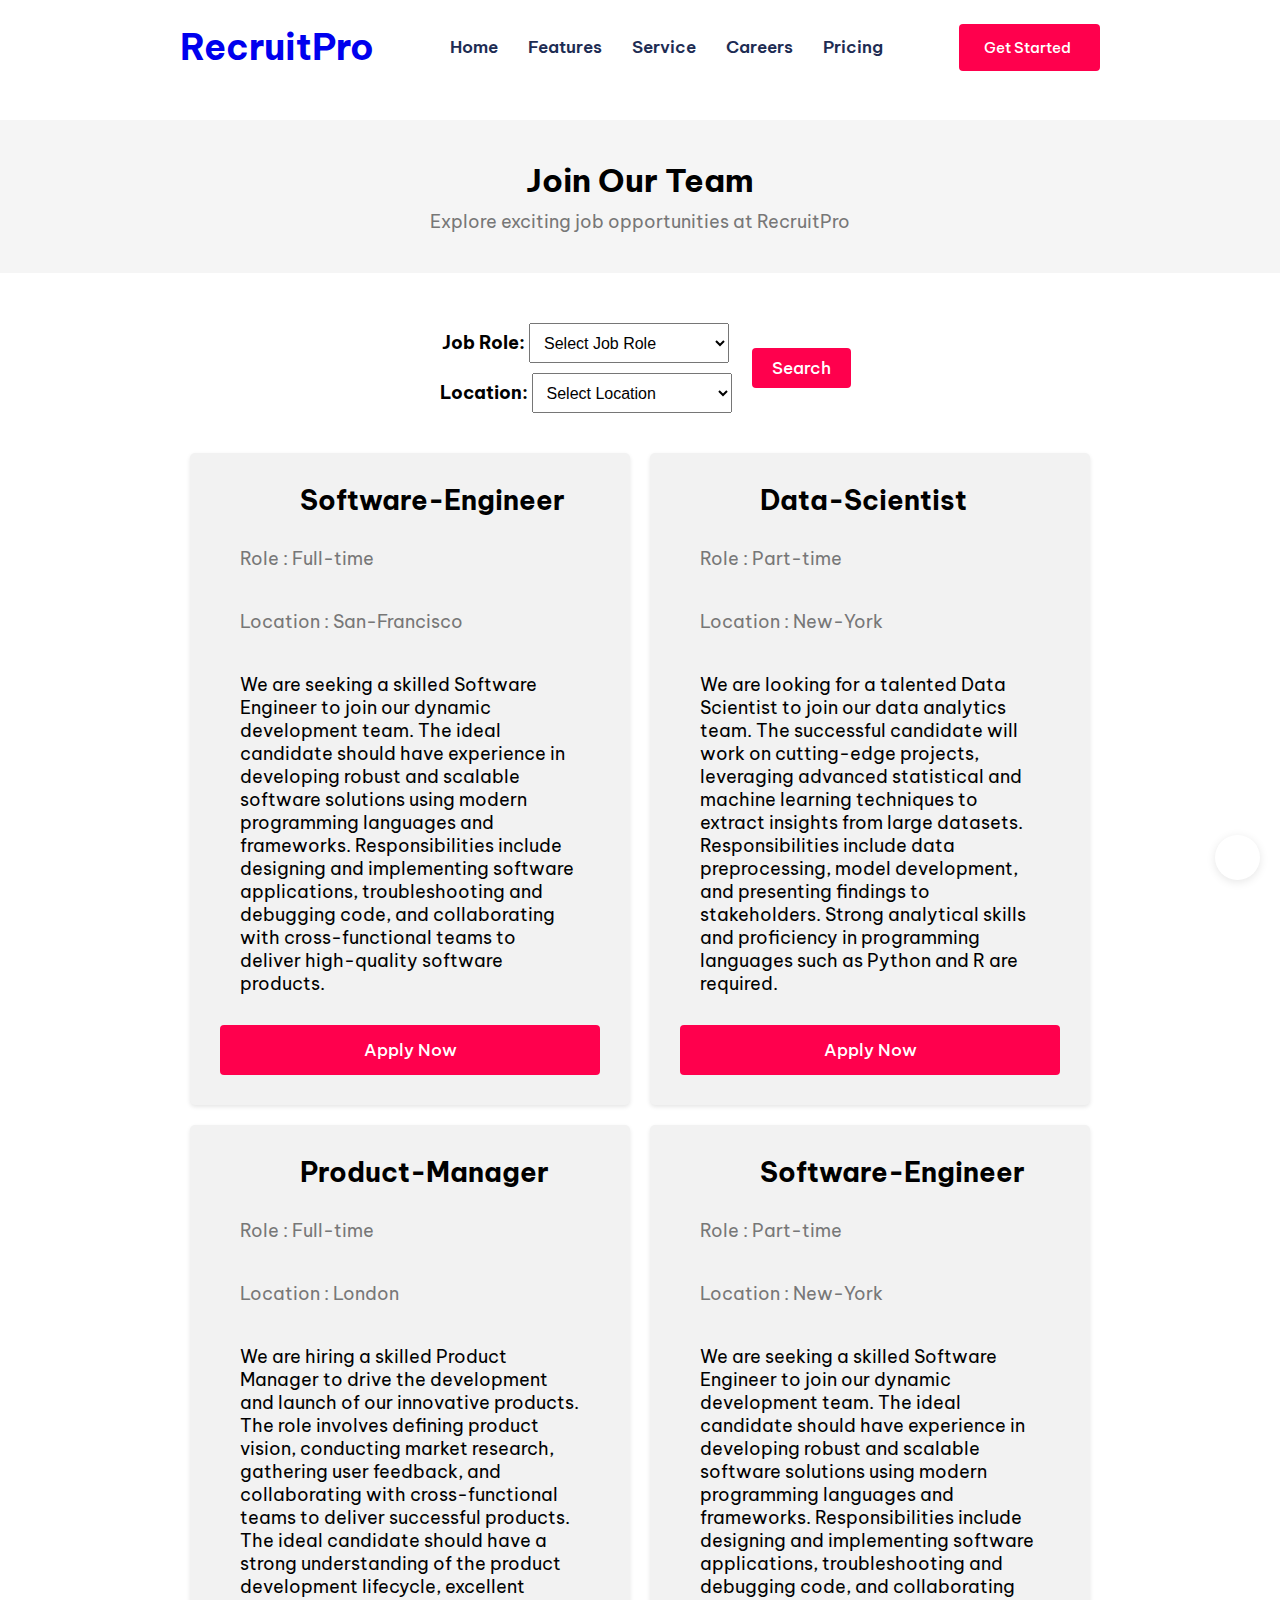
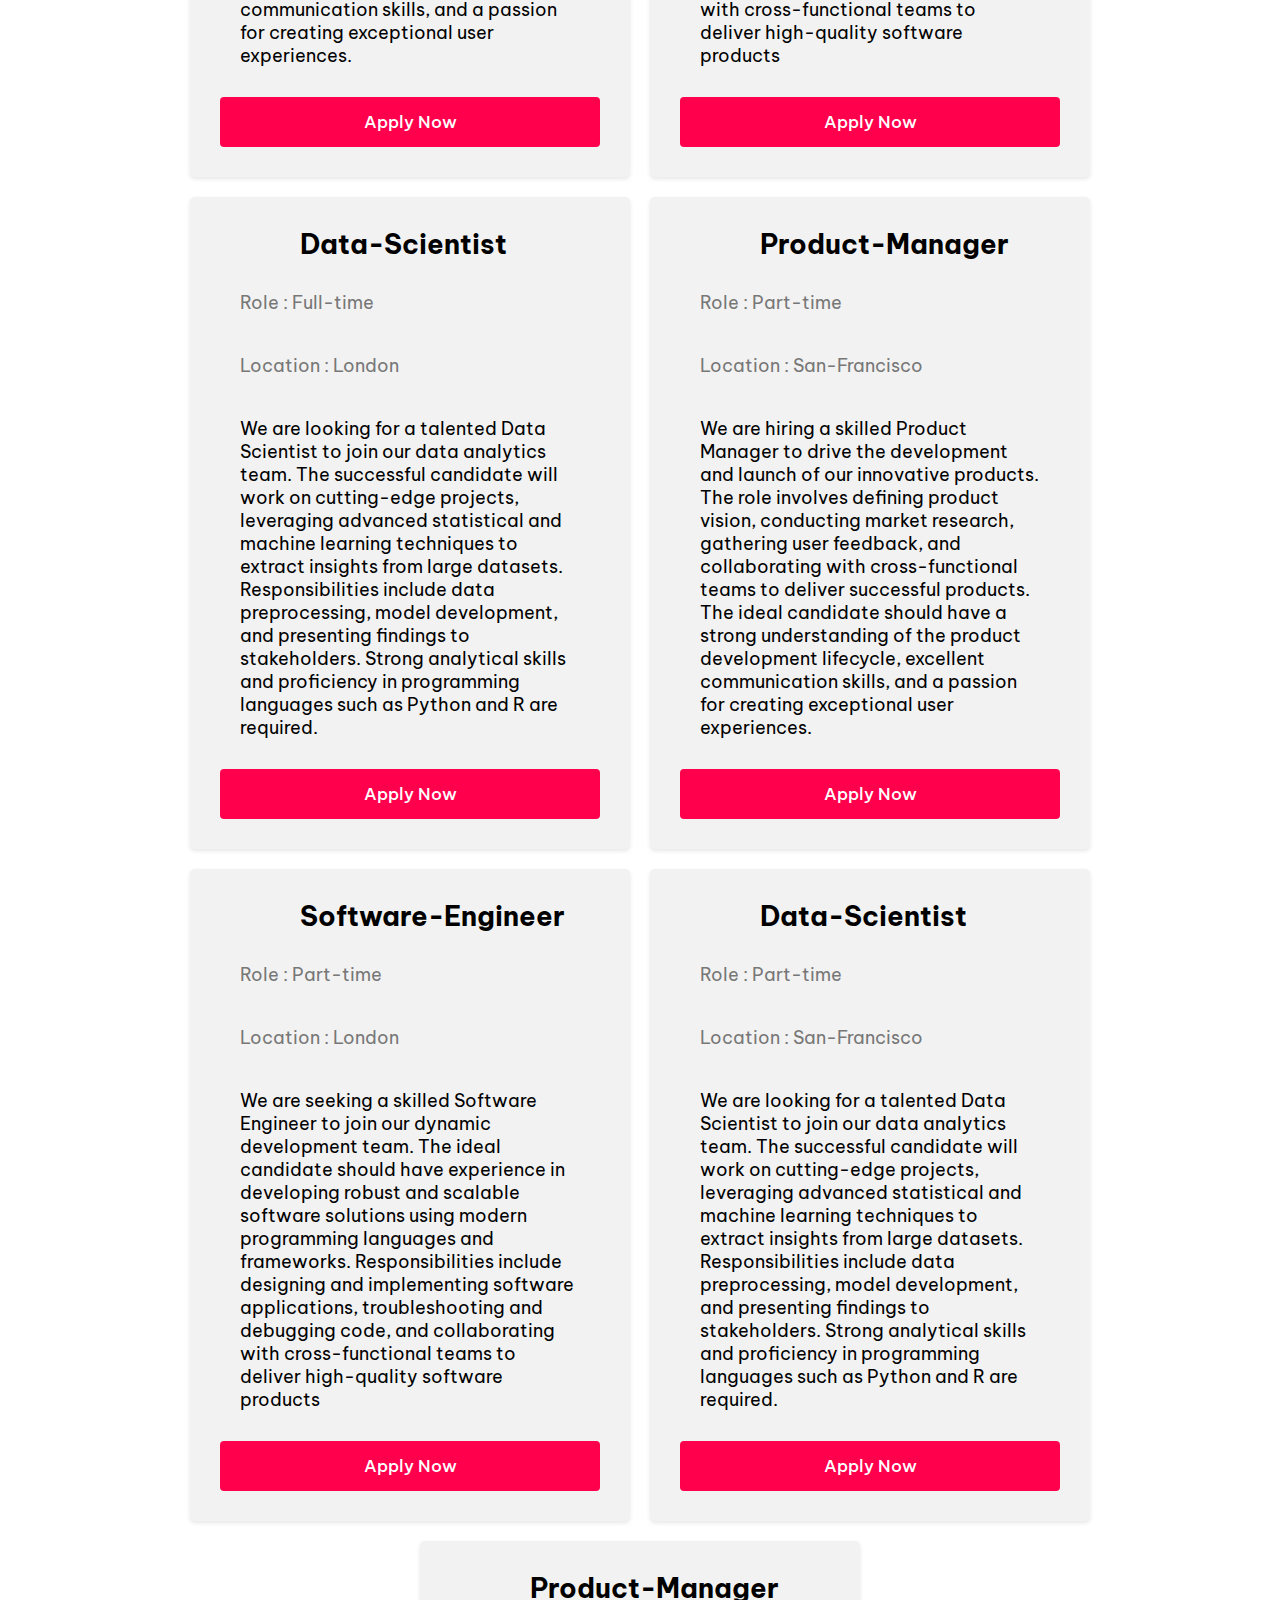
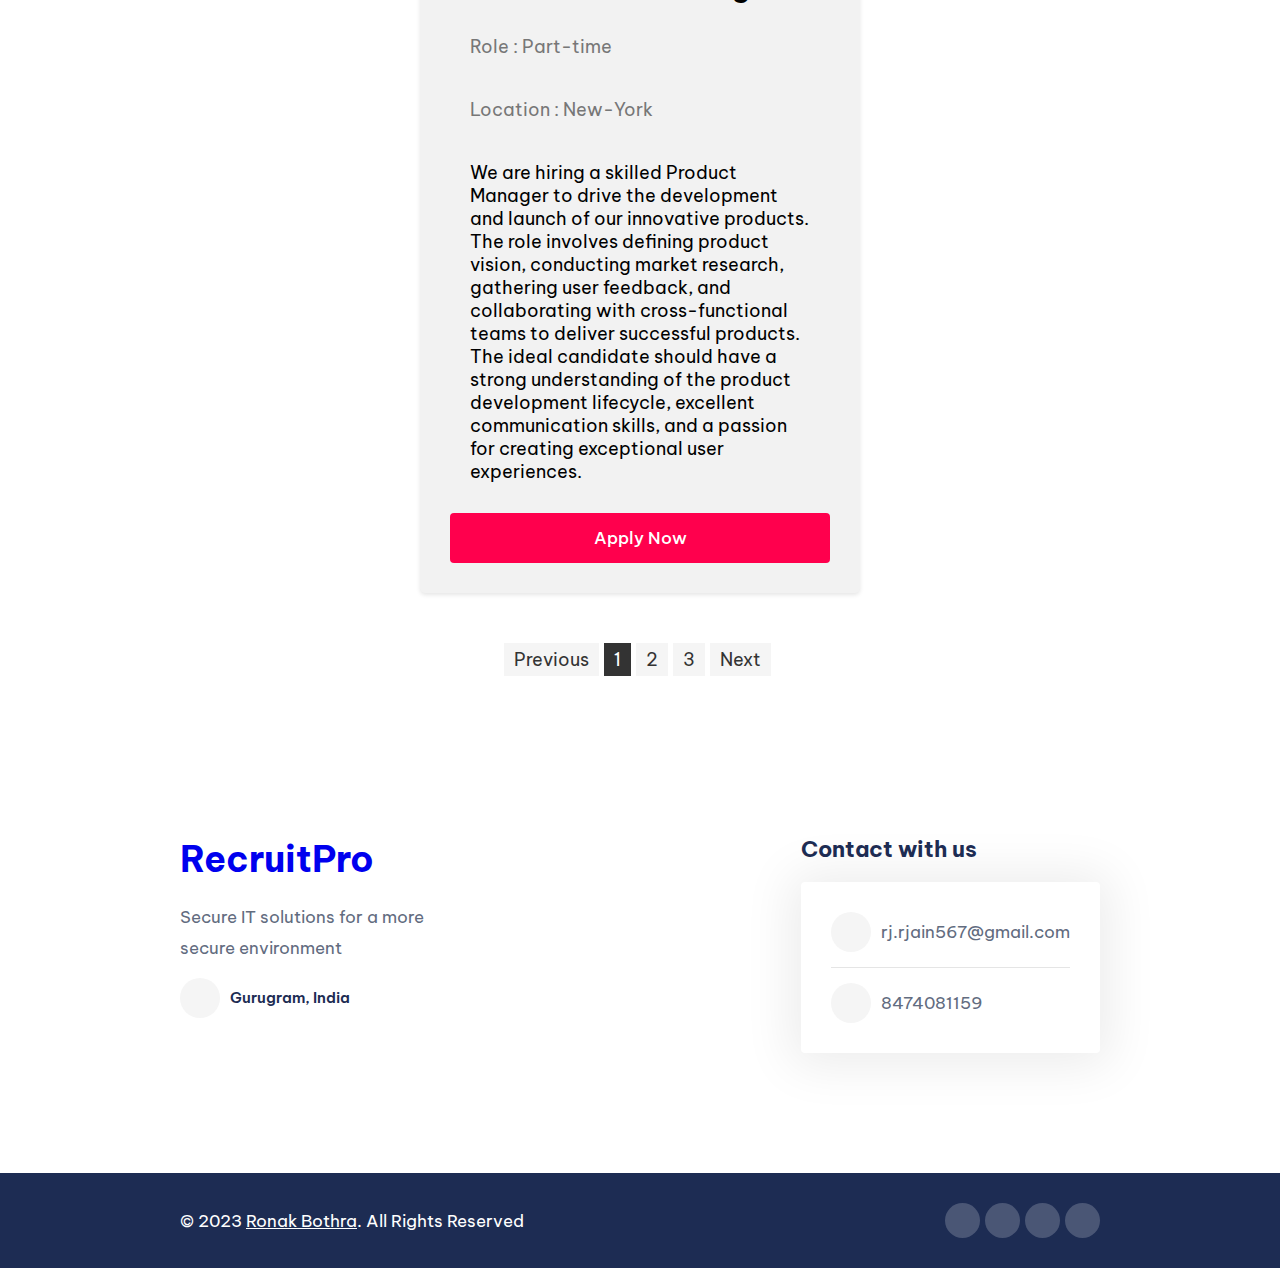
<file: carrers.html>
<!DOCTYPE html>
<html lang="en">

<head>
  <meta charset="UTF-8">
  <meta http-equiv="X-UA-Compatible" content="IE=edge">
  <meta name="viewport" content="width=device-width, initial-scale=1.0">
  <title>RecruitPro - Careers</title>

  

  <!-- 
    - custom css link
  -->
  <link rel="stylesheet" href="./assets/css/style.css">
  <link rel="stylesheet" href="./assets/css/careerstyling.css">
  <!-- 
    - google font link
  -->
  <link rel="preconnect" href="https://fonts.googleapis.com">
  <link rel="preconnect" href="https://fonts.gstatic.com" crossorigin>
  <link href="https://fonts.googleapis.com/css2?family=Be+Vietnam+Pro:wght@400;500;600;700&display=swap"
    rel="stylesheet">
</head>

<body id="top">

  <!-- 
    - #HEADER
  -->

  <header class="header" data-header>
    <div class="container">

      <a href="/index.html" class="logo">
        <h1>RecruitPro</h1>
      </a>

      <button class="nav-toggle-btn" data-nav-toggle-btn>
        <ion-icon name="menu-outline" class="open"></ion-icon>
        <ion-icon name="close-outline" class="close"></ion-icon>
      </button>

      <nav class="navbar">
        <div class="container">
          <ul class="navbar-list">

            <li>
              <a href="/index.html" class="navbar-link" data-navbar-link>Home</a>
            </li>

            <li>
              <a href="#features" class="navbar-link" data-navbar-link>Features</a>
            </li>

            <li>
              <a href="#service" class="navbar-link" data-navbar-link>Service</a>
            </li>

            <li>
              <a href="#solutions" class="navbar-link" data-navbar-link>Careers</a>
            </li>

            <li>
              <a href="#pricing" class="navbar-link" data-navbar-link>Pricing</a>
            </li>

          </ul>
        </div>
      </nav>

      <button class="btn btn-primary">
        <a href = "/signup.html">
        <span class = "getstarted">Get Started</span>
    </a>


      <ion-icon name="chevron-forward-outline"></ion-icon>
    </a>

    </div>
  </header>


 
        <!-- code for search functionality and careers in this section -->

        <main>
            <section class="careers-banner">
              <div class="container">
                <h2>Join Our Team</h2>
                <p>Explore exciting job opportunities at RecruitPro</p>
              </div>
            </section>
            
            <section class="job-search-section">
                <div class="container">
                  <div class="job-search-form">
                    <div class="row">
                      <div class="col-md-6">
                        <div class="form-group">
                          <label for="job-role">Job Role:</label>
                          <select id="job-role" name="job-role" class="form-control">
                            <option value="">Select Job Role</option>
                            <option value="software-engineer">Software Engineer</option>
                            <option value="data-scientist">Data Scientist</option>
                            <option value="product-manager">Product Manager</option>
                            <!-- Add more job roles as needed -->
                          </select>
                        </div>
                      </div>
                      <div class="col-md-6">
                        <div class="form-group">
                          <label for="location">Location:</label>
                          <select id="location" name="location" class="form-control">
                            <option value="">Select Location</option>
                            <option value="new-york">New York</option>
                            <option value="san-francisco">San Francisco</option>
                            <option value="london">London</option>
                            <!-- Add more locations as needed -->
                          </select>
                        </div>
                      </div>
                    </div>
              
                    <button id="search-btn" class="btn btn-primary">Search</button>
                  </div>
              
            
                <div id="job-listings" class="job-listings">
                  <!-- Dynamically generated job listings go here -->
                </div>
            
                <nav aria-label="Job Listings Pagination">
                  <ul class="pagination">
                    <li class="page-item">
                      <a class="page-link" href="#">Previous</a>
                    </li>
                    <li class="page-item active">
                      <a class="page-link" href="#">1</a>
                    </li>
                    <li class="page-item">
                      <a class="page-link" href="#">2</a>
                    </li>
                    <li class="page-item">
                      <a class="page-link" href="#">3</a>
                    </li>
                    <li class="page-item">
                      <a class="page-link" href="#">Next</a>
                    </li>
                  </ul>
                </nav>
              </div>
            </section>
          </main>
          
  
  <footer class="footer">

    <div class="footer-top">
      <div class="container">

        <div class="footer-brand">

          <a href="#" class="logo">
           <h1>RecruitPro</h1>
          </a>

          <p class="section-text">
           <h> Secure IT solutions for a more secure environment</h>
          </p>

          <div class="location-text">
            <div class="location-icon">
              <ion-icon name="location-outline"></ion-icon>
            </div>

            <address class="address">
             Gurugram, India
            </address>
          </div>

        </div>

        <div class = "space"></div>
      
        <div class="contact">
          <p class="h3 contact-title">Contact with us</p>

          <ul class="contact-list">

            <li class="contact-item">
              <div class="contact-icon">
                <ion-icon name="mail-outline"></ion-icon>
              </div>

              <a href="mailto:rj.rjain567@gmail.com" class="contact-link">rj.rjain567@gmail.com</a>
            </li>

            <li class="contact-item">
              <div class="contact-icon">
                <ion-icon name="call-outline"></ion-icon>
              </div>

              <a class="contact-link">8474081159</a>
            </li>

          </ul>
        </div>

      </div>
    </div>

    <div class="footer-bottom">
      <div class="container">

        <p class="copyright">
          &copy; 2023 <a href="#">Ronak Bothra</a>. All Rights Reserved
        </p>

        <ul class="social-list">

          <li>
            <a href="#" class="social-link">
              <ion-icon name="logo-facebook"></ion-icon>
            </a>
          </li>

          <li>
            <a href="#" class="social-link">
              <ion-icon name="logo-twitter"></ion-icon>
            </a>
          </li>

          <li>
            <a href="#" class="social-link">
              <ion-icon name="logo-linkedin"></ion-icon>
            </a>
          </li>

          <li>
            <a href="#" class="social-link">
              <ion-icon name="logo-instagram"></ion-icon>
            </a>
          </li>

        </ul>

      </div>
    </div>

  </footer>

  <a href="#top" class="go-top active" data-go-top>
    <ion-icon name="chevron-up-outline"></ion-icon>
  </a>


  <script src="./assets/js/script.js"></script>
  <script src="./assets/js/careers.js"></script>
    
</body>
</html>
</file>
<file: assets/css/style.css>
:root {



  --space-cadet: hsl(224, 48%, 22%);
  --red-crayola: hsl(342, 100%, 50%);
  --black-coral: hsl(219, 13%, 44%);
  --blue-ryb: hsl(244, 86%, 59%);
  --cultured: hsl(0, 0%, 96%);
  --white: hsl(0, 0%, 100%);

  /**
   * typography
   */

  --ff-be-vietnam-pro: 'Be Vietnam Pro', sans-serif;

  --fs-1: 1.875rem;
  --fs-2: 1.5rem;
  --fs-3: 1.063rem;
  --fs-4: 0.875rem;
  --fs-5: 0.813rem;

  --fw-500: 500;
  --fw-600: 600;
  --fw-700: 700;

  /**
   * transition
   */

  --transition: 0.25s ease;
  --transition-2: 0.5s ease;

  /**
   * spacing
   */

  --section-padding: 60px;

  /**
   * border radius
   */

  --radius-4: 4px;
  --radius-8: 8px;
  --radius-12: 12px;

}

/*-----------------------------------*\
  #RESET
\*-----------------------------------*/

*, *::before, *::after {
  margin: 0;
  padding: 0;
  box-sizing: border-box;
}

li { list-style: none; }

a { text-decoration: none; }

a,
img,
span,
input,
button,
ion-icon { display: block; }

input,
button {
  background: none;
  border: none;
  font: inherit;
}

button { cursor: pointer; }

input { width: 100%; }

html {
  font-family: var(--ff-be-vietnam-pro);
  scroll-behavior: smooth;
}

body { background: var(--white); }

.getstarted{
  color:white;
}

/*-----------------------------------*\
  #REUSED STYLE
\*-----------------------------------*/

.container { padding-inline: 15px; }

.w-100 { width: 100%; }

.h1,
.h2,
.h3 {
  color: var(--space-cadet);
  line-height: 1.2;
}

.h1 { font-size: var(--fs-1); }

.h2 { font-size: var(--fs-2); }

.h3 { font-size: var(--fs-3); }

.section-text,
.features .card-text {
  color: var(--black-coral);
  font-size: var(--fs-4);
  line-height: 1.8;
  margin-bottom: 15px;
}

.btn {
  font-size: var(--fs-4);
  font-weight: var(--fw-500);
  display: flex;
  justify-content: center;
  align-items: center;
  gap: 4px;
  padding: 14px 25px;
  border-radius: var(--radius-4);
  transition: var(--transition);
}

.btn-primary {
  color: var(--white);
  background: var(--red-crayola);
}

.btn > ion-icon { font-size: 16px; }

.btn-primary:is(:hover, :focus) { background: var(--blue-ryb); }

.btn-secondary {
  background: var(--blue-ryb);
  color: var(--white);
}

.btn-secondary:is(:hover, :focus) { background: var(--red-crayola); }

.section-subtitle {
  color: var(--black-coral);
  font-size: var(--fs-5);
  font-weight: var(--fw-600);
  margin-bottom: 15px;
}

/*-----------------------------------*\
  #HEADER
\*-----------------------------------*/

.header {
  position: absolute;
  top: 0;
  left: 0;
  width: 100%;
  height: 74px;
  background: var(--white);
  box-shadow: 0 2px 25px hsla(0, 0%, 0%, 0.1);
  padding-block: 16px;
  overflow: hidden;
  transition: 0.35s ease-out;
  z-index: 4;
}

.header.nav-active {
  height: 250px;
  transition: 0.5s ease-out;
}

.header.active {
  position: fixed;
  animation: fadeIn 0.5s ease forwards;
}

@keyframes fadeIn {
  0% { opacity: 0; }
  100% { opacity: 1; }
}

.header .container {
  display: flex;
  justify-content: space-between;
  align-items: center;
}

.logo img { width: 160px; }

.nav-toggle-btn {
  color: hsla(0, 0%, 0%, 0.8);
  font-size: 35px;
  padding-inline: 5px;
}

.nav-toggle-btn .open,
.nav-toggle-btn.active .close { display: block; }

.nav-toggle-btn .close,
.nav-toggle-btn.active .open { display: none; }

.navbar {
  position: absolute;
  top: 70px;
  left: 0;
  width: 100%;
  background: var(--white);
  padding-block: 10px;
  visibility: hidden;
}

.header.nav-active .navbar { visibility: visible; }

.navbar-link {
  color: var(--space-cadet);
  font-size: var(--fs-4);
  font-weight: var(--fw-600);
  padding: 6px 15px;
  transition: var(--transition);
  opacity: 0;
}

.header.nav-active .navbar-link { opacity: 1; }

.navbar-link:is(:hover, :focus) { color: var(--red-crayola); }

.header .btn { display: none; }





/*-----------------------------------*\
  #HERO
\*-----------------------------------*/

.hero {
  background: var(--cultured);
  padding-top: 130px;
  padding-bottom: var(--section-padding);
}

.hero .shape { display: none; }

.hero-banner { margin-bottom: 30px; }

.hero-content { text-align: center; }

.hero-title
.hero .section-text { margin-bottom: 70px; }

.hero .btn { margin-inline: auto; }

.hero-title{

  padding-bottom: 30px;
}

.shape-content {
  position: absolute;
  width: 900px;
  top: -230px;
  right: -300px;
  z-index: -1;
}


/*-----------------------------------*\
  #FEATURES
\*-----------------------------------*/

.features { padding-block: var(--section-padding); }

.features .section-title { margin-bottom: 40px; }

.features :is(.section-subtitle, .section-title) { text-align: center; }

.features-list {
  display: grid;
  gap: 40px;
}

.features-card {
  border: 1px solid hsl(0, 0%, 90%);
  padding: 30px;
  text-align: center;
}

.features-card .card-icon {
  max-width: max-content;
  margin-inline: auto;
  margin-bottom: 30px;
}

.features-card .card-title { margin-bottom: 15px; }

.features-card .card-link {
  display: flex;
  justify-content: center;
  align-items: center;
  gap: 5px;
  color: var(--red-crayola);
  font-size: var(--fs-5);
  font-weight: var(--fw-600);
  transition: var(--transition);
}

.features-card .card-link:is(:hover, :focus) {
  gap: 10px;
  color: var(--space-cadet);
}





/*-----------------------------------*\
  #SERVICE
\*-----------------------------------*/

.service {
  background: var(--cultured);
  padding-block: var(--section-padding);
}

.service-banner { margin-bottom: 30px; }

.service-content:first-of-type {
  padding-bottom: 50px;
  border-bottom: 1px solid hsla(0, 0%, 0%, 0.05);
  margin-bottom: 50px;
}

.service .section-title { margin-bottom: 30px; }

.service-item {
  background: var(--white);
  display: flex;
  align-items: center;
  gap: 15px;
  padding: 12px 20px;
  box-shadow: 0 5px 25px 10px hsla(0, 0%, 0%, 0.02);
  border-radius: var(--radius-8);
}

.service-item:not(:last-child) { margin-bottom: 20px; }

.service-item-icon {
  background: var(--cultured);
  color: var(--red-crayola);
  min-width: 30px;
  height: 30px;
  display: grid;
  place-items: center;
  border-radius: 50%;
  transition: var(--transition);
}

.service-item-icon ion-icon { --ionicon-stroke-width: 50px; }

.service-item:hover .service-item-icon {
  background: var(--red-crayola);
  color: var(--white);
}



/*-----------------------------------*\
  #FOOTER
\*-----------------------------------*/

.footer-top { padding-block: var(--section-padding); }

.footer .logo { margin-bottom: 20px; }

.location-text {
  display: flex;
  justify-content: flex-start;
  align-items: center;
  gap: 10px;
  margin-bottom: 30px;
}


.location-icon {
  background: var(--cultured);
  color: var(--red-crayola);
  font-size: 22px;
  min-width: 40px;
  height: 40px;
  display: grid;
  place-items: center;
  border-radius: 50%;
}

.address {
  color: var(--space-cadet);
  font-size: var(--fs-5);
  font-weight: var(--fw-600);
  line-height: 1.6;
  font-style: normal;
}

.quicklink-box { margin-bottom: 15px; }

.quicklink-title,
.contact-title {
  font-weight: var(--fw-700);
  margin-bottom: 20px;
}

.quicklink-list { column-count: 2; }

.quicklink-list > li { padding-block: 8px; }

.quicklink {
  color: var(--black-coral);
  font-size: var(--fs-4);
  transition: var(--transition);
}

.quicklink:is(:hover, :focus) { color: var(--red-crayola); }

.contact-list {
  background: var(--white);
  padding: 20px;
  border-radius: var(--radius-4);
  box-shadow: 0 2px 50px 10px hsla(0, 0%, 0%, 0.08);
}

.contact-item {
  display: flex;
  justify-content: flex-start;
  align-items: center;
  gap: 10px;
}

.contact-item:first-child {
  padding-bottom: 8px;
  border-bottom: 1px solid hsla(0, 0%, 0%, 0.1);
  margin-bottom: 8px;
}

.contact-icon {
  background: var(--cultured);
  color: var(--red-crayola);
  min-width: 40px;
  height: 40px;
  display: grid;
  place-items: center;
  font-size: 18px;
  border-radius: 50%;
  transition: var(--transition);
}

.contact-icon ion-icon { --ionicon-stroke-width: 40px; }

.contact-item:hover .contact-icon {
  background: var(--red-crayola);
  color: var(--white);
}

.contact-link {
  color: var(--black-coral);
  font-size: var(--fs-4);
  transition: var(--transition);
}

.contact-link:is(:hover, :focus) { color: var(--red-crayola); }

.footer-bottom {
  background: var(--space-cadet);
  padding-block: 30px;
}

.copyright {
  color: var(--white);
  font-size: var(--fs-4);
  line-height: 1.8;
  text-align: center;
  margin-bottom: 15px;
}

.copyright > a {
  display: inline-block;
  color: inherit;
  text-decoration: underline;
  transition: var(--transition);
}

.copyright > a:is(:hover, :focus) { color: var(--red-crayola); }

.social-list {
  display: flex;
  justify-content: center;
  align-items: center;
  gap: 5px;
}

.social-link {
  background: hsla(0, 0%, 100%, 0.2);
  color: var(--white);
  width: 35px;
  height: 35px;
  border-radius: 50%;
  display: grid;
  place-items: center;
  transition: var(--transition);
}

.social-link:is(:hover, :focus) { background: var(--red-crayola); }





/*-----------------------------------*\
  #GO TO TOP
\*-----------------------------------*/

.go-top {
  background: var(--white);
  color: var(--space-cadet);
  position: fixed;
  bottom: 20px;
  right: 20px;
  font-size: 20px;
  width: 45px;
  height: 45px;
  display: grid;
  place-items: center;
  border-radius: 50%;
  box-shadow: 0 2px 10px hsla(0, 0%, 0%, 0.1);
  opacity: 0;
  transform: translateY(10px);
  visibility: hidden;
  transition: var(--transition);
  z-index: 2;
}

.go-top.active {
  opacity: 1;
  transform: translateY(0);
  visibility: visible;
}

.go-top:is(:hover, :focus) {
  background: var(--blue-ryb);
  color: var(--white);
}

.go-top ion-icon {
  color: black;
}


/*-----------------------------------*\
  #MEDIA QUERIES
\*-----------------------------------*/

/**
 * responsive larger than 575px screen
 */

@media (min-width: 575px) {

  /**
   * REUSED STYLE
   */

  .container {
    max-width: 520px;
    margin-inline: auto;
  }



  /**
   * FEATURES
   */

  .features-list {
    grid-template-columns: 1fr 1fr;
    gap: 40px 30px;
  }

  .features-card {
    border: none;
    padding: 0;
  }

}

/**
 * responsive larger than 768px screen
 */

@media (min-width: 768px) {

  /**
   * base font size
   */

  html { font-size: 17.5px; }

  /**
   * CUSTOM PROPERTY
   */

  :root {

    /**
     * typography
     */

    --fs-1: 2.286rem;
    --fs-2: 1.829rem;

  }



  /**
   * REUSED STYLE
   */

  .container { max-width: 700px; }



  /**
   * FEATURES
   */

  .features-card { text-align: left; }

  .features-card .card-icon { margin-inline: 0; }

  .features-card .card-icon img { width: 60px; }

  .features-card .card-link { justify-content: flex-start; }



  /**
   * SERVICE
   */

  .service-item:not(:last-child) { margin-bottom: 30px; }

  .service-list { padding-right: 80px; }

  .service-item:nth-child(even) { transform: translateX(80px); }



  /**
   * BLOG
   */

  .blog-list { grid-template-columns: 1fr 1fr; }



  /**
   * FOOTER
   */

  .footer-top .container {
    display: grid;
    grid-template-columns: 1fr 1fr;
    gap: 30px 60px;
  }

  .footer-bottom .container {
    display: flex;
    justify-content: space-between;
    align-items: center;
  }

  .copyright { margin-bottom: 0; }

}





/**
 * responsive larger than 992px screen
 */

@media (min-width: 992px) {

  /**
   * base font size
   */

  html { font-size: 18px; }

  /**
   * CUSTOM PROPERTY
   */

  :root {

    /**
     * typography
     */

    --fs-1: 2.571rem;
    --fs-2: 1.944rem;
    --fs-3: 1.167rem;

    /**
     * spacing
     */

    --section-padding: 120px;

  }



  /**
   * REUSED STYLE
   */

  .container { max-width: 950px; }

  .section-title {
    max-width: 20ch;
    margin-inline: auto;
  }



  /**
   * HEADER
   */

  .header,
  .header.nav-active { height: unset; }

  .header {
    background: none;
    box-shadow: none;
  }

  .header.active {
    background: var(--white);
    box-shadow: 0 2px 25px hsla(0, 0%, 0%, 0.1);
  }

  .nav-toggle-btn { display: none; }

  .navbar { all: unset; }

  .navbar-link {
    opacity: 1;
    padding-block: 20px;
  }

  .header.active .navbar-link { padding-block: 5px; }

  .navbar-list { display: flex; }

  .header .btn {
    display: flex;
    font-size: var(--fs-5);
  }



  /**
   * HERO
   */

  .hero .container {
    display: grid;
    grid-template-columns: 1fr 1fr;
    align-items: center;
  }

  .hero { padding-top: 180px; }

  .hero-banner {
    margin-bottom: 0;
    order: 1;
  }

  .hero-content { text-align: left; }

  .hero .btn { margin-inline: 0; }



  /**
   * FEATURES
   */

  .features-list { grid-template-columns: repeat(4, 1fr); }

  .features-card .card-icon img { width: unset; }



  /**
   * SERVICE
   */

  .service .container {
    display: grid;
    grid-template-columns: 1fr 1fr;
    align-items: center;
    gap: 100px 40px;
  }

  .service-banner { margin-bottom: 0; }

  .service-content:first-of-type {
    padding-bottom: 0;
    border-bottom: none;
    margin-bottom: 0;
  }

  .service-list { padding-right: 50px; }

  .service-item:nth-child(even) { transform: translateX(50px); }

  .service-item-icon {
    min-width: 40px;
    height: 40px;
    font-size: 1.125rem;
  }

  .service-banner:last-of-type { order: 1; }



  /**
   * FOOTER
   */

  .footer-top .container {
    grid-template-columns: repeat(3, 1fr);
    gap: 30px;
  }

  .contact-list { padding: 30px; }

  .contact-item:first-child {
    padding-bottom: 15px;
    margin-bottom: 15px;
  }

}

/**
 * responsive larger than 1200px screen
 */

@media (min-width: 1200px) {


  :root {

    --fs-1: 3rem;
    --fs-2: 2.333rem;
    --fs-3: 1.222rem;
    --fs-4: 0.944rem;

  }

  .container { max-width: 1150px; }

  .hero {
    position: relative;
    z-index: 1;
    overflow: hidden;
  }

  .hero .shape {
    display: block;
    position: absolute;
    user-select: none;
    z-index: -1;
  }

  .hero .shape-1 {
    top: 0;
    left: -80px;
    height: 100%;
  }

  .hero .shape-2 {
    bottom: 60px;
    left: 30%;
  }

  .hero .shape-3 {
    top: 0;
    right: -80px;
    height: 100%;
  }

  .features .section-title { margin-bottom: 70px; }

  .service .container { column-gap: 60px; }

  .service .section-title { margin-bottom: 50px; }


}
</file>
<file: assets/css/careerstyling.css>
/* careerstyling.css */

/* ... Existing CSS rules ... */

main {
    padding-top: 120px; /* Adjust the value as needed */
  }

  .careers-banner {
    background-color: #f5f5f5;
    padding: 40px 0;
    text-align: center;
  }
  
  .careers-banner h2 {
    font-size: 32px;
    margin-bottom: 10px;
  }
  
  .careers-banner p {
    font-size: 18px;
    color: #777;
  }


.container {
    max-width: 960px;
    margin: 0 auto;
    padding: 0 20px;
  }
  
  .job-search-section {
    text-align: center;
    padding: 40px 0;
  }
  
  .job-search-form {
    display: flex;
    justify-content: center;
    align-items: center;
    flex-wrap: wrap;
    margin-bottom: 20px;
  }
  
  .job-search-form .form-group {
    margin: 10px;
  }
  
  .job-search-form label {
    font-weight: bold;
  }
  
  .job-search-form select {
    width: 200px;
    height: 40px;
    padding: 10px;
    font-size: 16px;
  }
  
  .job-search-form button {
    margin-left: 10px;
    height: 40px;
    padding: 0 20px;
  }
  
  .job-listings {
    display: flex;
    flex-wrap: wrap;
    justify-content: center;
    margin-bottom: 40px;
  }

  .job-card {
    flex: 0 0 calc(50% - 20px);
    margin: 10px;
    padding: 30px;
    background-color: #f2f2f2;
    border-radius: 5px;
    box-shadow: 0 2px 4px rgba(0, 0, 0, 0.1);
    text-align: left;
    display: flex;
    flex-direction: column;
    justify-content: space-between;
    height: 100%;
  }

  
  
  .job-card h2 {
    margin-top: 0;
    margin-bottom: 10px;
    padding-left: 80px;
  }
  
  .job-card p {
    margin: 20px;
    flex-grow: 1;
  }
  
  .job-card .job-type {
    color: #777;
  }
  
  .job-card .location {
    color: #777;
  }
  
  .job-card button {
    margin-top: 10px;
    width: 100%;
  }
  
  
  .pagination {
    margin-top: 20px;
    display: flex;
    justify-content: center;
  }
  
  .pagination li {
    display: inline-block;
    margin-right: 5px;
  }
  
  .pagination li a {
    padding: 5px 10px;
    background-color: #f5f5f5;
    color: #333;
    text-decoration: none;
  }
  
  .pagination li.active a {
    background-color: #333;
    color: #fff;
  }
</file>
